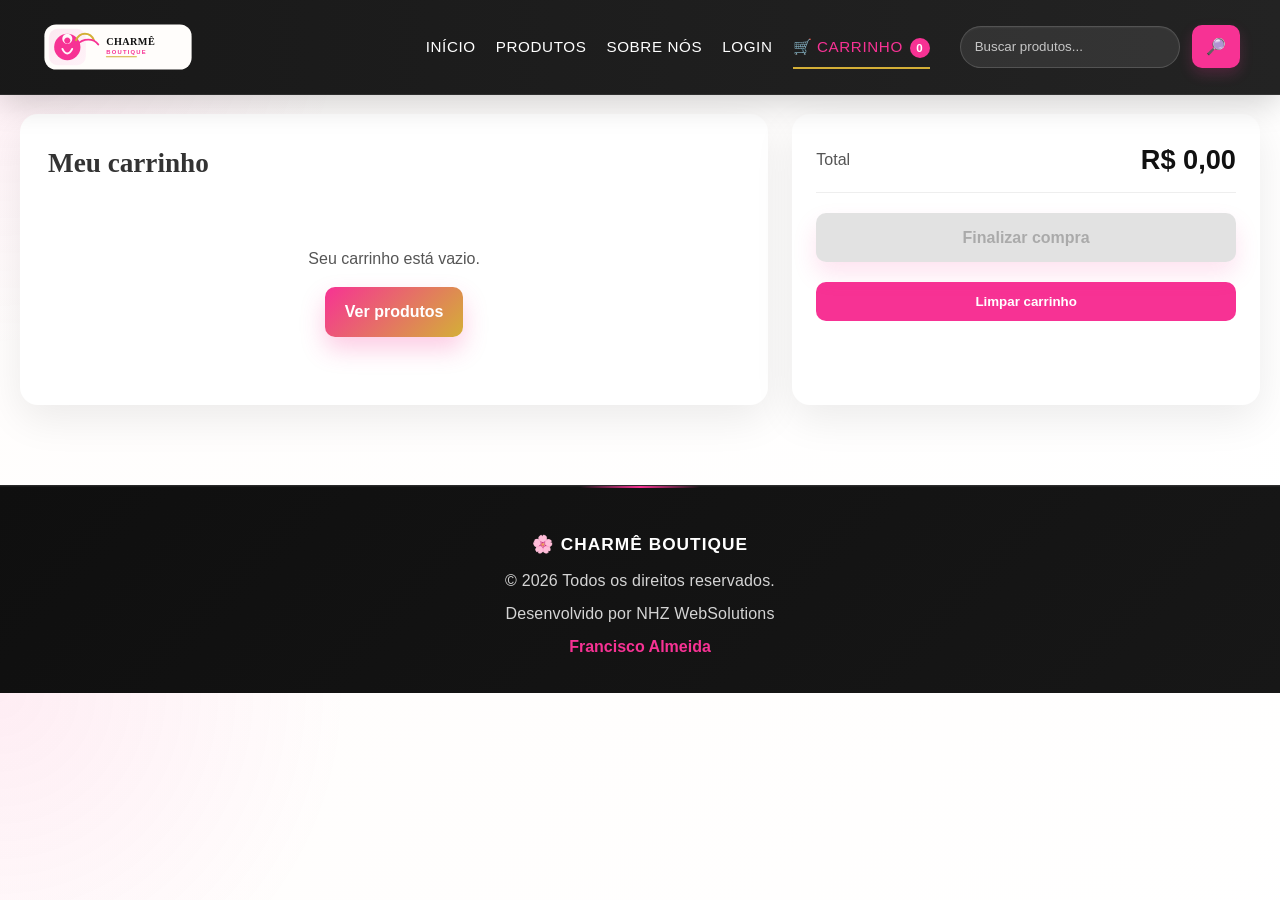
<file: carrinho.html>
<!DOCTYPE html>
<html lang="pt-BR">
  <head>
    <meta charset="UTF-8" />
    <meta name="viewport" content="width=device-width, initial-scale=1.0" />
    <!-- Content-Security-Policy: ver comentário completo em produtos.html -->
    <meta http-equiv="Content-Security-Policy" content="default-src 'self'; img-src 'self' data:; style-src 'self' https://fonts.googleapis.com; font-src https://fonts.gstatic.com; script-src 'self'; connect-src 'self'; base-uri 'self'; form-action 'self';">
    <link rel="preconnect" href="https://fonts.googleapis.com" />
    <link rel="preconnect" href="https://fonts.gstatic.com" crossorigin />
    <link href="https://fonts.googleapis.com/css2?family=Playfair+Display:wght@600;700&family=Poppins:wght@300;400;500;600&display=swap" rel="stylesheet">
    <link rel="stylesheet" href="css/style.css" />
    <title>Carrinho - Charmê Boutique</title>
  </head>

  <body>
    <header class="site-header">
      <a href="index.html" class="logo" aria-label="Charmê Boutique home">
        <img src="assets/logo/logo.svg" alt="Logo Charmê Boutique" class="logo-image" />
      </a>

      <div class="header-actions" aria-label="Ações do cabeçalho">
        <button class="search-toggle" type="button" aria-label="Abrir busca" aria-expanded="false">🔎</button>
        <button class="menu-toggle" type="button" aria-label="Abrir menu" aria-expanded="false">☰</button>
      </div>

      <nav class="main-nav">
        <ul>
          <li><a href="index.html">Início</a></li>
          <li><a href="produtos.html">Produtos</a></li>
          <li><a href="sobre.html">Sobre Nós</a></li>
          <li><a href="login.html">Login</a></li>
          <li>
            <a href="carrinho.html" id="cart-counter" aria-label="Carrinho, 0 itens">
              🛒 Carrinho <span id="cart-count">0</span>
            </a>
          </li>
        </ul>

        <form class="search-form" role="search">
          <label class="sr-only" for="site-search">Buscar produtos</label>
          <input id="site-search" type="text" placeholder="Buscar produtos..." autocomplete="off" />
          <button type="submit" aria-label="Buscar">🔎</button>
        </form>
      </nav>
    </header>

    <main class="container cart-page">
      <section class="cart-content">
        <h1>Meu carrinho</h1>
        <div id="cart-items" class="cart-items"></div>
      </section>

      <aside class="cart-summary">
        <div class="summary-box">
          <p>Total</p>
          <strong id="cart-total">R$ 0,00</strong>
        </div>
        <a id="checkout-link" class="btn primary" href="checkout.html">Finalizar compra</a>
        <button id="clear-cart" class="btn" type="button">Limpar carrinho</button>
      </aside>
    </main>

    <footer class="site-footer">
      <div class="footer-content">
        <p>🌸 Charmê Boutique</p>
        <p>&copy; <span id="current-year"></span> Todos os direitos reservados.</p>
        <p>Desenvolvido por NHZ WebSolutions</p>
        <a href="https://www.linkedin.com/in/nhzfrancisco/" target="_blank" rel="noopener noreferrer">
          Francisco Almeida
        </a>
      </div>
    </footer>

    <script type="module" src="js/main.js"></script>
  </body>
</html>
</file>
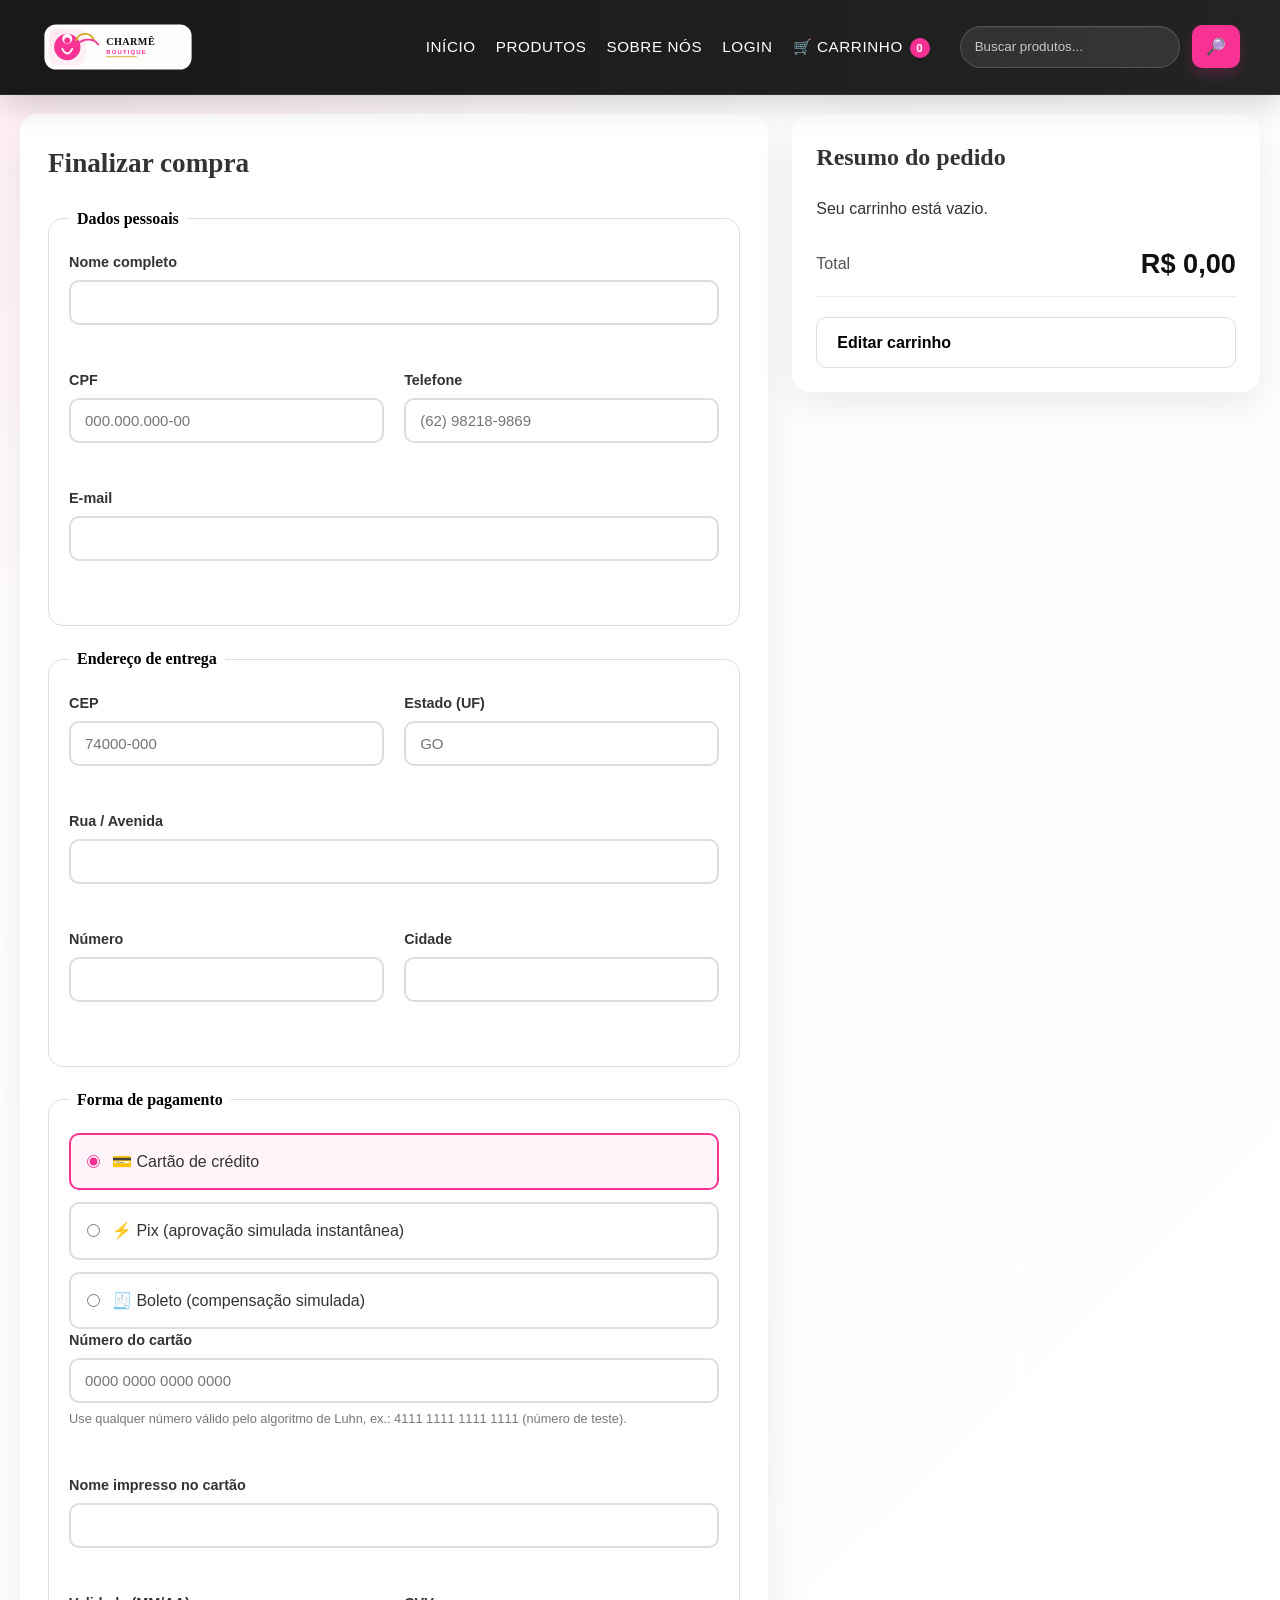
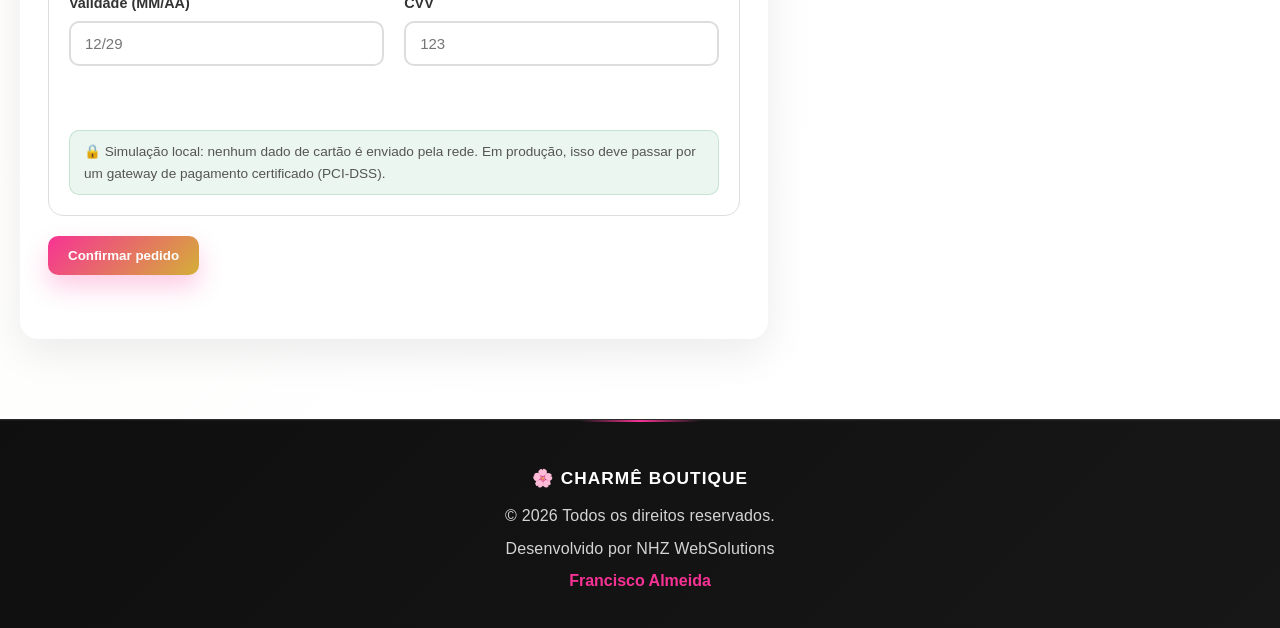
<file: checkout.html>
<!DOCTYPE html>
<html lang="pt-BR">
  <head>
    <meta charset="UTF-8">
    <meta name="viewport" content="width=device-width, initial-scale=1.0">
    <meta http-equiv="Content-Security-Policy" content="default-src 'self'; img-src 'self' data:; style-src 'self' https://fonts.googleapis.com; font-src https://fonts.gstatic.com; script-src 'self'; connect-src 'self'; base-uri 'self'; form-action 'self';">
    <link rel="stylesheet" href="css/style.css">
    <title>Finalizar compra | Charmê Boutique</title>
  </head>

  <body>
    <header class="site-header">
      <a href="index.html" class="logo" aria-label="Charmê Boutique home">
        <img src="assets/logo/logo.svg" alt="Logo Charmê Boutique" class="logo-image">
      </a>

      <div class="header-actions" aria-label="Ações do cabeçalho">
        <button class="search-toggle" type="button" aria-label="Abrir busca" aria-expanded="false">🔎</button>
        <button class="menu-toggle" type="button" aria-label="Abrir menu" aria-expanded="false">☰</button>
      </div>

      <nav class="main-nav">
        <ul>
          <li><a href="index.html">Início</a></li>
          <li><a href="produtos.html">Produtos</a></li>
          <li><a href="sobre.html">Sobre Nós</a></li>
          <li><a href="login.html">Login</a></li>
          <li>
            <a href="carrinho.html" id="cart-counter" aria-label="Carrinho, 0 itens">
              🛒 Carrinho <span id="cart-count">0</span>
            </a>
          </li>
        </ul>

        <form class="search-form" role="search">
          <label class="sr-only" for="site-search">Buscar produtos</label>
          <input id="site-search" type="text" placeholder="Buscar produtos..." autocomplete="off">
          <button type="submit" aria-label="Buscar">🔎</button>
        </form>
      </nav>
    </header>

    <!--
      CHECKOUT — 100% LOCAL E SIMULADO
      ---------------------------------------------------------------
      Esta página NÃO envia nenhum dado para fora do seu navegador.
      Todas as validações (CPF, CEP, telefone, número de cartão via
      algoritmo de Luhn, validade, CVV) acontecem em js/checkout.js.
      Ao confirmar o pedido:
        1) validamos todos os campos;
        2) "processamos o pagamento" (só simulado, nada é cobrado);
        3) salvamos o pedido em localStorage (via js/storage.js);
        4) esvaziamos o carrinho e mostramos a confirmação.
      Use qualquer CPF e número de cartão VÁLIDOS matematicamente (o
      algoritmo de Luhn) para testar — por exemplo, o cartão de teste
      4111 1111 1111 1111 é um número clássico usado só para validação
      de formato, sem nenhuma ligação com uma conta real.

      Os atributos maxlength abaixo são só uma camada extra de defesa
      (impedem colar um texto absurdamente longo no campo antes mesmo
      da validação por regex rodar) — nunca substituem a validação real.
    -->
    <main class="container cart-page checkout-page">
      <section class="cart-content">
        <h1>Finalizar compra</h1>

        <form id="checkout-form" novalidate>
          <fieldset>
            <legend>Dados pessoais</legend>

            <div class="form-group">
              <label for="checkout-name">Nome completo</label>
              <input type="text" id="checkout-name" name="name" autocomplete="name" maxlength="120" required>
              <p class="field-error" id="checkout-name-error" role="alert"></p>
            </div>

            <div class="form-row">
              <div class="form-group">
                <label for="checkout-cpf">CPF</label>
                <input type="text" id="checkout-cpf" name="cpf" placeholder="000.000.000-00" autocomplete="off" inputmode="numeric" maxlength="14" required>
                <p class="field-error" id="checkout-cpf-error" role="alert"></p>
              </div>

              <div class="form-group">
                <label for="checkout-phone">Telefone</label>
                <input type="tel" id="checkout-phone" name="phone" placeholder="(62) 98218-9869" autocomplete="tel" maxlength="16" required>
                <p class="field-error" id="checkout-phone-error" role="alert"></p>
              </div>
            </div>

            <div class="form-group">
              <label for="checkout-email">E-mail</label>
              <input type="email" id="checkout-email" name="email" autocomplete="email" maxlength="180" required>
              <p class="field-error" id="checkout-email-error" role="alert"></p>
            </div>
          </fieldset>

          <fieldset>
            <legend>Endereço de entrega</legend>

            <div class="form-row">
              <div class="form-group">
                <label for="checkout-cep">CEP</label>
                <input type="text" id="checkout-cep" name="cep" placeholder="74000-000" autocomplete="postal-code" inputmode="numeric" maxlength="9" required>
                <p class="field-error" id="checkout-cep-error" role="alert"></p>
              </div>

              <div class="form-group">
                <label for="checkout-state">Estado (UF)</label>
                <input type="text" id="checkout-state" name="state" placeholder="GO" maxlength="2" autocomplete="address-level1" required>
                <p class="field-error" id="checkout-state-error" role="alert"></p>
              </div>
            </div>

            <div class="form-group">
              <label for="checkout-street">Rua / Avenida</label>
              <input type="text" id="checkout-street" name="street" autocomplete="address-line1" maxlength="150" required>
              <p class="field-error" id="checkout-street-error" role="alert"></p>
            </div>

            <div class="form-row">
              <div class="form-group">
                <label for="checkout-number">Número</label>
                <input type="text" id="checkout-number" name="number" autocomplete="off" maxlength="10" required>
                <p class="field-error" id="checkout-number-error" role="alert"></p>
              </div>

              <div class="form-group">
                <label for="checkout-city">Cidade</label>
                <input type="text" id="checkout-city" name="city" autocomplete="address-level2" maxlength="100" required>
                <p class="field-error" id="checkout-city-error" role="alert"></p>
              </div>
            </div>
          </fieldset>

          <fieldset>
            <legend>Forma de pagamento</legend>

            <div class="payment-methods" role="radiogroup" aria-label="Forma de pagamento">
              <label class="payment-option">
                <input type="radio" name="payment-method" value="cartao" checked>
                💳 Cartão de crédito
              </label>
              <label class="payment-option">
                <input type="radio" name="payment-method" value="pix">
                ⚡ Pix (aprovação simulada instantânea)
              </label>
              <label class="payment-option">
                <input type="radio" name="payment-method" value="boleto">
                🧾 Boleto (compensação simulada)
              </label>
            </div>

            <div id="card-fields">
              <div class="form-group">
                <label for="card-number">Número do cartão</label>
                <input type="text" id="card-number" name="cardNumber" inputmode="numeric" placeholder="0000 0000 0000 0000" autocomplete="cc-number" maxlength="23">
                <p class="card-brand-hint">Use qualquer número válido pelo algoritmo de Luhn, ex.: 4111 1111 1111 1111 (número de teste).</p>
                <p class="field-error" id="card-number-error" role="alert"></p>
              </div>

              <div class="form-group">
                <label for="card-name">Nome impresso no cartão</label>
                <input type="text" id="card-name" name="cardName" autocomplete="cc-name" maxlength="120">
                <p class="field-error" id="card-name-error" role="alert"></p>
              </div>

              <div class="form-row">
                <div class="form-group">
                  <label for="card-expiry">Validade (MM/AA)</label>
                  <input type="text" id="card-expiry" name="cardExpiry" placeholder="12/29" autocomplete="cc-exp" maxlength="5">
                  <p class="field-error" id="card-expiry-error" role="alert"></p>
                </div>

                <div class="form-group">
                  <label for="card-cvv">CVV</label>
                  <input type="text" id="card-cvv" name="cardCvv" inputmode="numeric" placeholder="123" autocomplete="cc-csc" maxlength="4">
                  <p class="field-error" id="card-cvv-error" role="alert"></p>
                </div>
              </div>
            </div>

            <p class="secure-note">🔒 Simulação local: nenhum dado de cartão é enviado pela rede. Em produção, isso deve passar por um gateway de pagamento certificado (PCI-DSS).</p>
          </fieldset>

          <button type="submit" class="btn primary">Confirmar pedido</button>
          <p class="form-message" id="checkout-message" role="status" aria-live="polite"></p>
        </form>
      </section>

      <aside class="cart-summary" id="checkout-summary">
        <h2>Resumo do pedido</h2>
        <div id="checkout-items"></div>
        <div class="summary-box">
          <p>Total</p>
          <strong id="checkout-total">R$ 0,00</strong>
        </div>
        <a href="carrinho.html" class="btn btn-secondary">Editar carrinho</a>
      </aside>

      <!-- Exibida via JS após o envio do formulário com sucesso -->
      <section class="cart-content order-confirmation is-hidden" id="order-confirmation">
        <h1>Pedido confirmado! 🎉</h1>
        <p>Número do pedido: <strong id="order-id"></strong></p>
        <div id="order-summary-final"></div>
        <a href="produtos.html" class="btn">Continuar comprando</a>
      </section>
    </main>

    <footer>
      <p>🌸 Charmê Boutique</p>
      <p>&copy; <span id="current-year"></span> Todos os direitos reservados.</p>
      <p>Desenvolvido por NHZ WebSolutions</p>
      <a href="https://www.linkedin.com/in/nhzfrancisco/" target="_blank" rel="noopener noreferrer">Francisco Almeida</a>
    </footer>

    <script type="module" src="js/main.js"></script>
  </body>
</html>
</file>
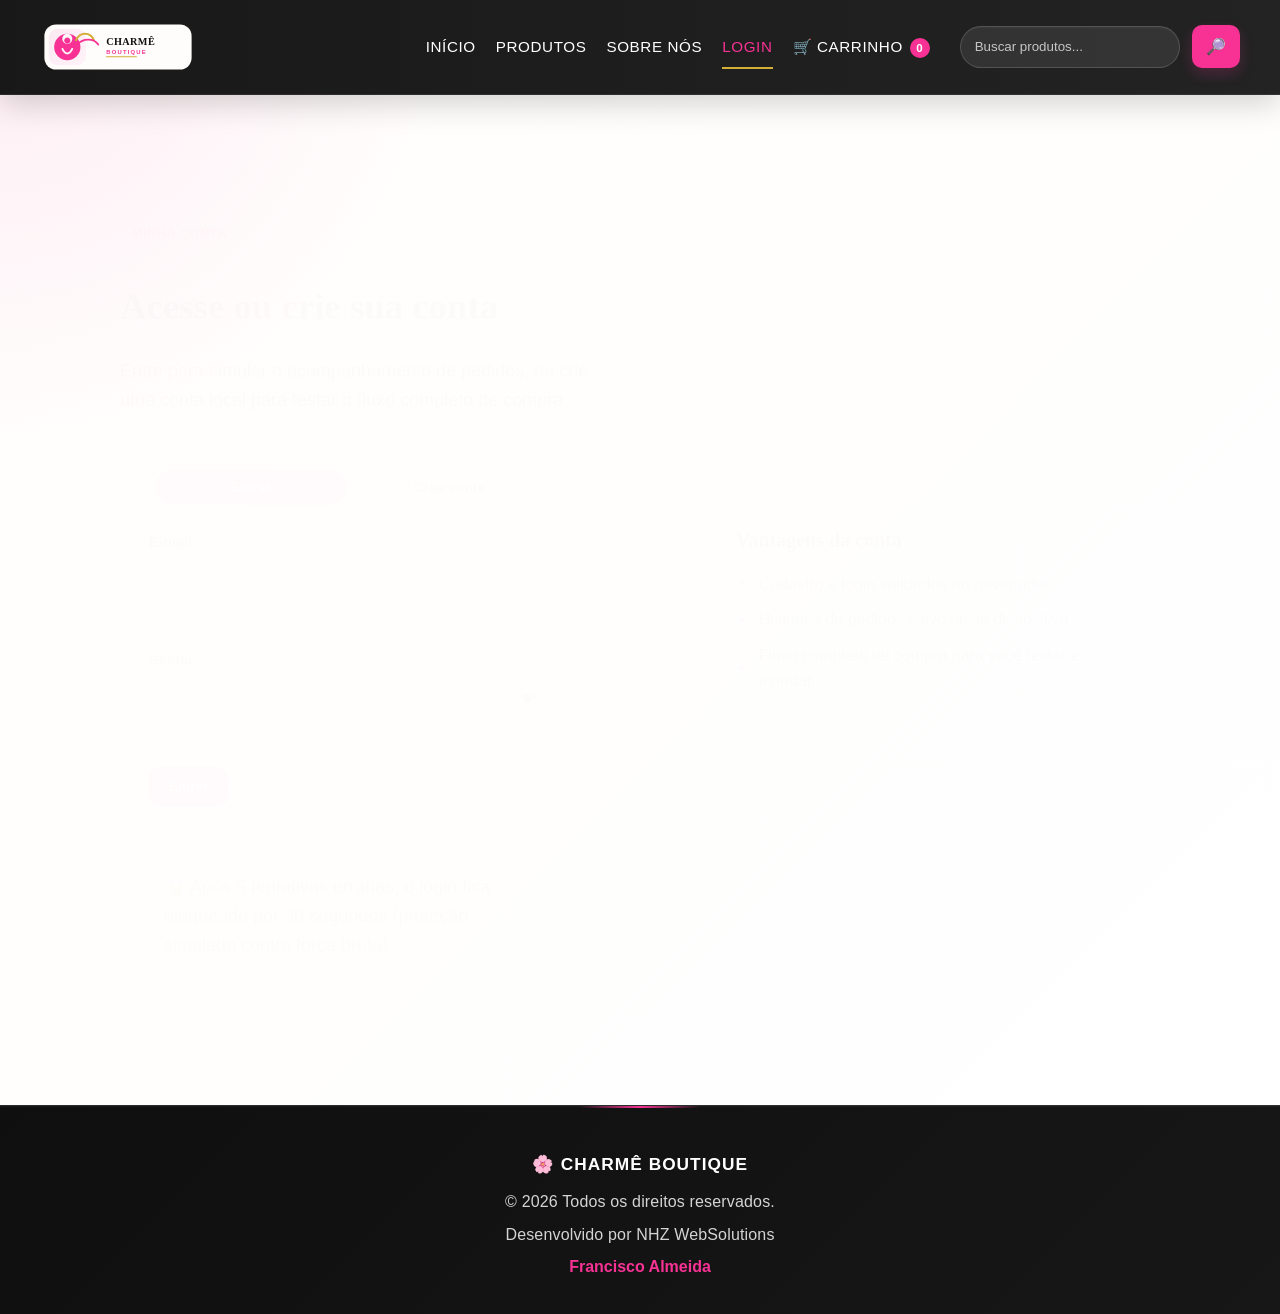
<file: login.html>
<!DOCTYPE html>
<html lang="pt-BR">
  <head>
    <meta charset="UTF-8">
    <meta name="viewport" content="width=device-width, initial-scale=1.0">
    <meta http-equiv="Content-Security-Policy" content="default-src 'self'; img-src 'self' data:; style-src 'self' https://fonts.googleapis.com; font-src https://fonts.gstatic.com; script-src 'self'; connect-src 'self'; base-uri 'self'; form-action 'self';">
    <link rel="stylesheet" href="css/style.css">
    <title>Login | Charmê Boutique</title>
  </head>

  <body>
    <header class="site-header">
      <a href="index.html" class="logo" aria-label="Charmê Boutique home">
        <img src="assets/logo/logo.svg" alt="Logo Charmê Boutique" class="logo-image">
      </a>

      <div class="header-actions" aria-label="Ações do cabeçalho">
        <button class="search-toggle" type="button" aria-label="Abrir busca" aria-expanded="false">🔎</button>
        <button class="menu-toggle" type="button" aria-label="Abrir menu" aria-expanded="false">☰</button>
      </div>

      <nav class="main-nav">
        <ul>
          <li><a href="index.html">Início</a></li>
          <li><a href="produtos.html">Produtos</a></li>
          <li><a href="sobre.html">Sobre Nós</a></li>
          <li><a href="login.html">Login</a></li>
          <li>
            <a href="carrinho.html" id="cart-counter" aria-label="Carrinho, 0 itens">
              🛒 Carrinho <span id="cart-count">0</span>
            </a>
          </li>
        </ul>

        <form class="search-form" role="search">
          <label class="sr-only" for="site-search">Buscar produtos</label>
          <input id="site-search" type="text" placeholder="Buscar produtos..." autocomplete="off">
          <button type="submit" aria-label="Buscar">🔎</button>
        </form>
      </nav>
    </header>

    <main>
      <!--
        AVISO PARA QUEM ESTIVER ESTUDANDO ESTE CÓDIGO:
        Este login é 100% simulado no navegador (sem servidor). Os dados de
        conta ficam salvos em localStorage, no seu próprio computador. Nunca
        use uma senha real/reutilizada aqui. Veja js/security.js (hash de
        senha) e js/auth.js (login/cadastro e bloqueio por tentativas).
      -->
      <section class="hero page-hero">
        <div class="hero-content">
          <span class="status-pill">Minha conta</span>
          <h1>Acesse ou crie sua conta</h1>
          <p>Entre para simular o acompanhamento de pedidos, ou crie uma conta local para testar o fluxo completo de compra.</p>

          <div class="auth-card" id="auth-card">
            <div class="auth-tabs" role="tablist" aria-label="Alternar entre login e cadastro">
              <button type="button" class="auth-tab active" id="tab-login" role="tab" aria-selected="true" aria-controls="login-form">
                Entrar
              </button>
              <button type="button" class="auth-tab" id="tab-register" role="tab" aria-selected="false" aria-controls="register-form">
                Criar conta
              </button>
            </div>

            <!-- FORMULÁRIO DE LOGIN -->
            <form id="login-form" class="auth-form" novalidate>
              <div class="form-group">
                <label for="login-email">E-mail</label>
                <input type="email" id="login-email" name="email" autocomplete="email" maxlength="180" required>
                <p class="field-error" id="login-email-error" role="alert"></p>
              </div>

              <div class="form-group">
                <label for="login-password">Senha</label>
                <div class="password-field">
                  <input type="password" id="login-password" name="password" autocomplete="current-password" maxlength="128" required>
                  <button type="button" class="password-toggle" data-target="login-password" aria-label="Mostrar senha">👁️</button>
                </div>
                <p class="field-error" id="login-password-error" role="alert"></p>
              </div>

              <!-- Honeypot anti-bot: invisível para pessoas, veja .hp-field no CSS -->
              <input type="text" name="website" class="hp-field" tabindex="-1" autocomplete="off" aria-hidden="true">

              <button type="submit" class="btn">Entrar</button>
              <p class="form-message" id="login-message" role="status" aria-live="polite"></p>

              <p class="secure-note">🔒 Após 5 tentativas erradas, o login fica bloqueado por 30 segundos (proteção simulada contra força bruta).</p>
            </form>

            <!-- FORMULÁRIO DE CADASTRO -->
            <form id="register-form" class="auth-form is-hidden" novalidate>
              <div class="form-group">
                <label for="register-name">Nome completo</label>
                <input type="text" id="register-name" name="name" autocomplete="name" maxlength="120" required>
                <p class="field-error" id="register-name-error" role="alert"></p>
              </div>

              <div class="form-group">
                <label for="register-email">E-mail</label>
                <input type="email" id="register-email" name="email" autocomplete="email" maxlength="180" required>
                <p class="field-error" id="register-email-error" role="alert"></p>
              </div>

              <div class="form-group">
                <label for="register-password">Senha</label>
                <div class="password-field">
                  <input type="password" id="register-password" name="password" autocomplete="new-password" required minlength="8" maxlength="128">
                  <button type="button" class="password-toggle" data-target="register-password" aria-label="Mostrar senha">👁️</button>
                </div>
                <div class="strength-meter" id="register-strength">
                  <span></span><span></span><span></span><span></span>
                </div>
                <p class="strength-label" id="register-strength-label"></p>
                <p class="field-error" id="register-password-error" role="alert"></p>
              </div>

              <div class="form-group">
                <label for="register-confirm">Confirmar senha</label>
                <input type="password" id="register-confirm" name="confirm" autocomplete="new-password" maxlength="128" required>
                <p class="field-error" id="register-confirm-error" role="alert"></p>
              </div>

              <input type="text" name="website" class="hp-field" tabindex="-1" autocomplete="off" aria-hidden="true">

              <button type="submit" class="btn">Criar conta</button>
              <p class="form-message" id="register-message" role="status" aria-live="polite"></p>

              <p class="secure-note">🔒 Sua senha nunca é salva em texto puro — usamos hash SHA-256 com "salt" só para fins didáticos.</p>
            </form>
          </div>
        </div>

        <div class="hero-image">
          <div class="page-card">
            <h3>Vantagens da conta</h3>
            <ul class="page-list">
              <li>Cadastro e login validados no navegador</li>
              <li>Histórico de pedidos salvo neste dispositivo</li>
              <li>Fluxo completo de compra para você testar e estudar</li>
            </ul>
          </div>
        </div>
      </section>
    </main>

    <footer>
      <p>🌸 Charmê Boutique</p>
      <p>&copy; <span id="current-year"></span> Todos os direitos reservados.</p>
      <p>Desenvolvido por NHZ WebSolutions</p>
      <a href="https://www.linkedin.com/in/nhzfrancisco/" target="_blank" rel="noopener noreferrer">Francisco Almeida</a>
    </footer>

    <script type="module" src="js/main.js"></script>
  </body>
</html>
</file>
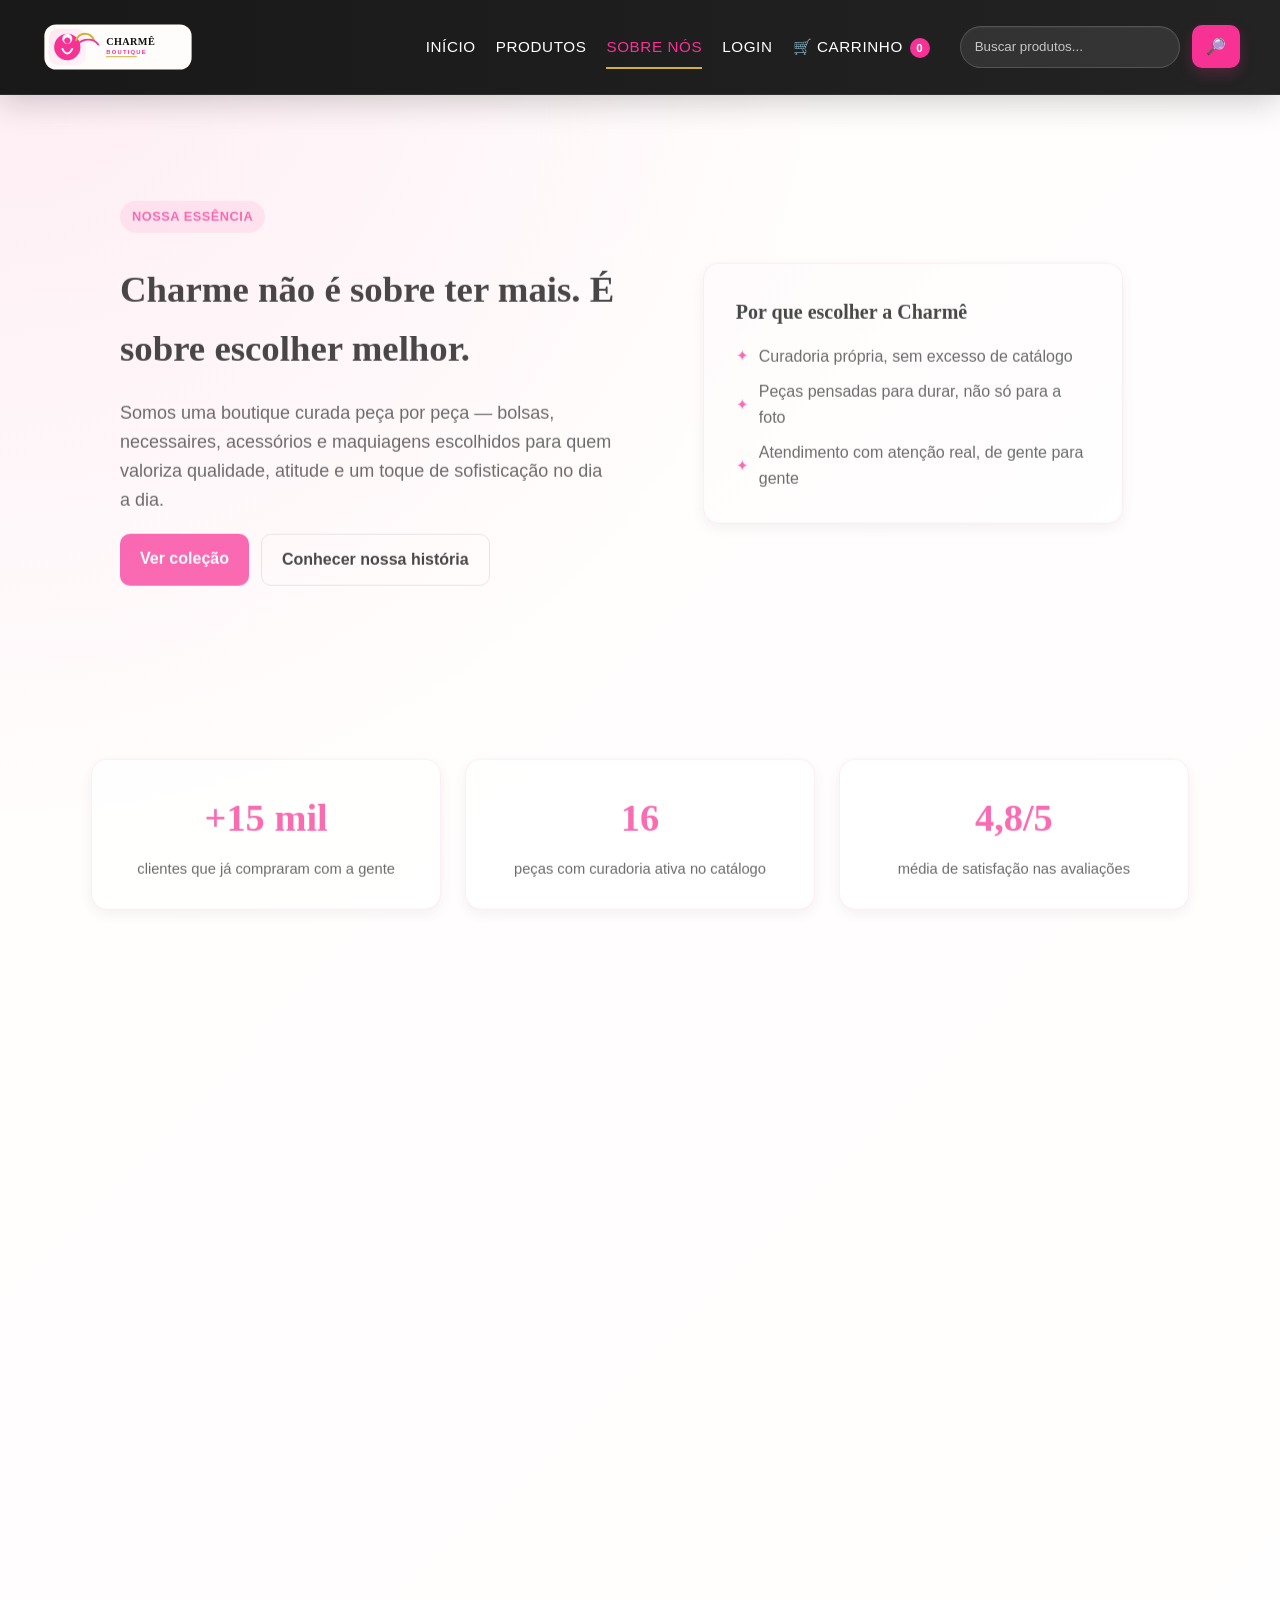
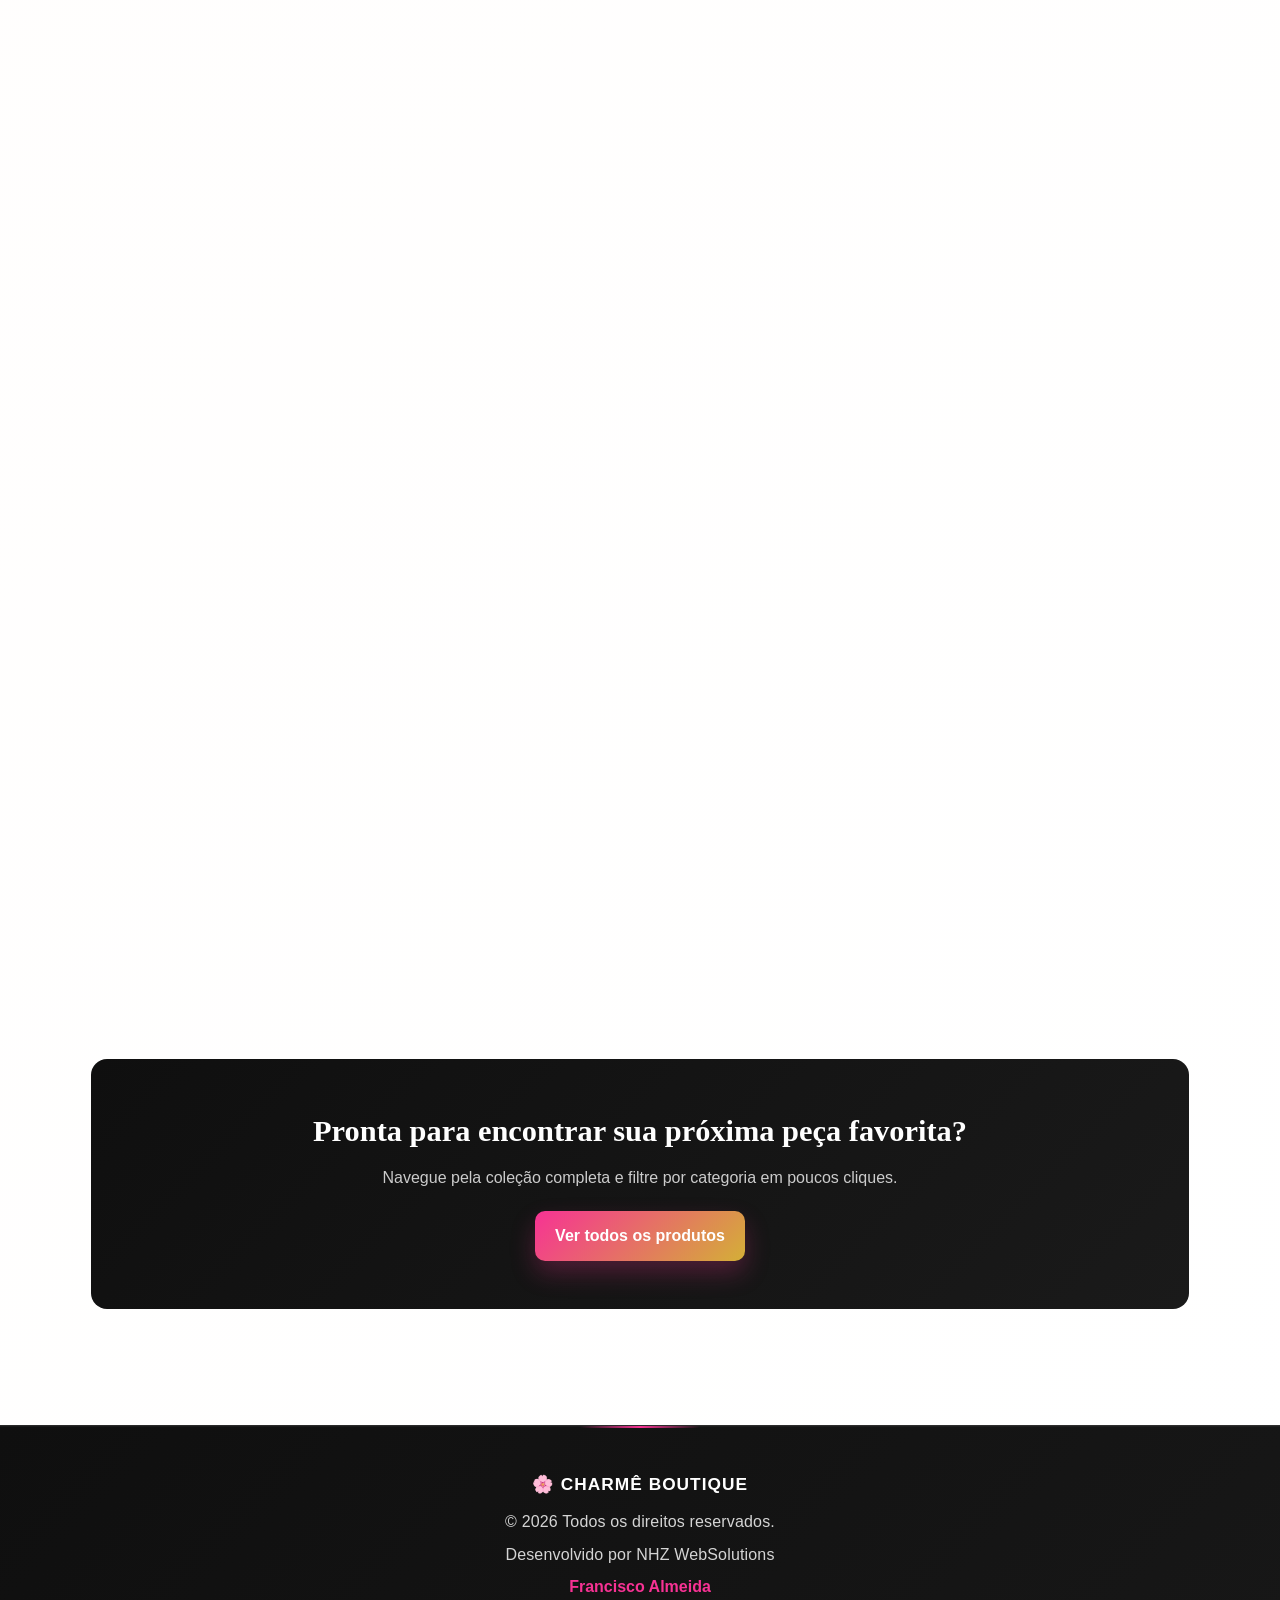
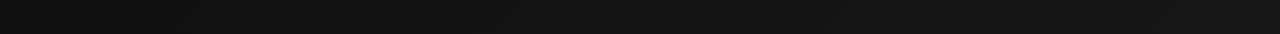
<file: sobre.html>
<!DOCTYPE html>
<html lang="pt-BR">
  <head>
    <meta charset="UTF-8">
    <meta name="viewport" content="width=device-width, initial-scale=1.0">
    <!-- Content-Security-Policy: ver comentário completo em produtos.html -->
    <meta http-equiv="Content-Security-Policy" content="default-src 'self'; img-src 'self' data:; style-src 'self' https://fonts.googleapis.com; font-src https://fonts.gstatic.com; script-src 'self'; connect-src 'self'; base-uri 'self'; form-action 'self';">
    <meta name="description" content="Conheça a história, a missão e os valores da Charmê Boutique — curadoria de bolsas, necessaires, acessórios e maquiagens com identidade própria.">
    <link rel="stylesheet" href="css/style.css">
    <title>Sobre Nós | Charmê Boutique</title>
  </head>

  <body>
    <header class="site-header">
      <a href="index.html" class="logo" aria-label="Charmê Boutique home">
        <img src="assets/logo/logo.svg" alt="Logo Charmê Boutique" class="logo-image">
      </a>

      <div class="header-actions" aria-label="Ações do cabeçalho">
        <button class="search-toggle" type="button" aria-label="Abrir busca" aria-expanded="false">🔎</button>
        <button class="menu-toggle" type="button" aria-label="Abrir menu" aria-expanded="false">☰</button>
      </div>

      <nav class="main-nav">
        <ul>
          <li><a href="index.html">Início</a></li>
          <li><a href="produtos.html">Produtos</a></li>
          <li><a href="sobre.html">Sobre Nós</a></li>
          <li><a href="login.html">Login</a></li>
          <li>
            <a href="carrinho.html" id="cart-counter" aria-label="Carrinho, 0 itens">
              🛒 Carrinho <span id="cart-count">0</span>
            </a>
          </li>
        </ul>

        <form class="search-form" role="search">
          <label class="sr-only" for="site-search">Buscar produtos</label>
          <input id="site-search" type="text" placeholder="Buscar produtos..." autocomplete="off">
          <button type="submit" aria-label="Buscar">🔎</button>
        </form>
      </nav>
    </header>

    <main>
      <section class="hero page-hero">
        <div class="hero-content">
          <span class="status-pill">Nossa essência</span>
          <h1>Charme não é sobre ter mais. É sobre escolher melhor.</h1>
          <p>
            Somos uma boutique curada peça por peça — bolsas, necessaires, acessórios e
            maquiagens escolhidos para quem valoriza qualidade, atitude e um toque de
            sofisticação no dia a dia.
          </p>
          <div class="page-actions">
            <a href="produtos.html" class="btn">Ver coleção</a>
            <a href="#nossa-historia" class="btn btn-secondary">Conhecer nossa história</a>
          </div>
        </div>

        <div class="hero-image">
          <div class="page-card">
            <h3>Por que escolher a Charmê</h3>
            <ul class="page-list">
              <li>Curadoria própria, sem excesso de catálogo</li>
              <li>Peças pensadas para durar, não só para a foto</li>
              <li>Atendimento com atenção real, de gente para gente</li>
            </ul>
          </div>
        </div>
      </section>

      <section class="about-section">
        <div class="about-intro">
          <div class="about-stat">
            <strong>+15 mil</strong>
            <span>clientes que já compraram com a gente</span>
          </div>
          <div class="about-stat">
            <strong>16</strong>
            <span>peças com curadoria ativa no catálogo</span>
          </div>
          <div class="about-stat">
            <strong>4,8/5</strong>
            <span>média de satisfação nas avaliações</span>
          </div>
        </div>

        <div class="about-block" id="nossa-historia">
          <h2>🌸 Nossa história</h2>
          <p>
            A Charmê Boutique nasceu de uma pergunta simples: por que é tão difícil encontrar
            acessórios bonitos, bem-feitos e com preço justo — sem precisar visitar dez lojas
            diferentes? A resposta virou um propósito: reunir, em um só lugar, peças que a gente
            de fato usaria e recomendaria para uma amiga.
          </p>
          <p>
            Começamos pequenos, com uma seleção enxuta de bolsas e necessaires escolhidas a dedo.
            Hoje, o catálogo cresceu para incluir óculos, acessórios e maquiagens — mas o espírito
            continua o mesmo: cada item que entra na coleção passa por uma curadoria criteriosa
            antes de chegar até você.
          </p>
          <p>
            Este site em si também é parte dessa história: um projeto construído com carinho,
            código aberto e boas práticas de front-end, para servir tanto como loja de estudo
            quanto como vitrine real da nossa proposta.
          </p>
        </div>

        <div class="about-block">
          <h2>🎯 Missão, visão e valores</h2>
          <p>
            <strong>Missão:</strong> tornar o acesso à moda de qualidade mais simples, oferecendo
            curadoria de confiança, preços justos e uma experiência de compra tranquila do início
            ao fim.
          </p>
          <p>
            <strong>Visão:</strong> ser a boutique de referência para quem busca peças com
            identidade — sem seguir modismos passageiros, mas também sem ficar parada no tempo.
          </p>

          <div class="values-grid">
            <div class="value-card">
              <span class="value-icon">✨</span>
              <h3>Curadoria de verdade</h3>
              <p>Cada peça é escolhida por qualidade e design, não só para encher prateleira.</p>
            </div>
            <div class="value-card">
              <span class="value-icon">🤝</span>
              <h3>Transparência</h3>
              <p>Preço claro, descrição honesta do produto e comunicação sem letras miúdas.</p>
            </div>
            <div class="value-card">
              <span class="value-icon">🔒</span>
              <h3>Segurança em primeiro lugar</h3>
              <p>Seus dados e sua compra protegidos com boas práticas em cada etapa do site.</p>
            </div>
            <div class="value-card">
              <span class="value-icon">💛</span>
              <h3>Atendimento humano</h3>
              <p>Toda dúvida é respondida por gente de verdade, com atenção genuína.</p>
            </div>
          </div>
        </div>

        <div class="about-block">
          <h2>📅 Nossa linha do tempo</h2>
          <div class="timeline">
            <div class="timeline-item">
              <span class="timeline-year">2021</span>
              <div class="timeline-text">
                <h4>O primeiro catálogo</h4>
                <p>Nascemos com uma pequena curadoria de bolsas e necessaires, vendida diretamente pelas redes sociais.</p>
              </div>
            </div>
            <div class="timeline-item">
              <span class="timeline-year">2022</span>
              <div class="timeline-text">
                <h4>Expansão da coleção</h4>
                <p>Óculos e acessórios entraram no catálogo, respondendo a um dos pedidos mais frequentes das clientes.</p>
              </div>
            </div>
            <div class="timeline-item">
              <span class="timeline-year">2023</span>
              <div class="timeline-text">
                <h4>Linha de maquiagens</h4>
                <p>Lançamos os primeiros kits de maquiagem com curadoria própria, completando o "look inteiro" da Charmê.</p>
              </div>
            </div>
            <div class="timeline-item">
              <span class="timeline-year">Hoje</span>
              <div class="timeline-text">
                <h4>Uma loja online completa</h4>
                <p>Site próprio com busca, carrinho, cadastro de conta e checkout — pensado para uma experiência de compra tranquila do início ao fim.</p>
              </div>
            </div>
          </div>
        </div>

        <div class="about-block">
          <h2>🛡️ Como cuidamos da sua compra</h2>
          <p>
            Sabemos que comprar online exige confiança. Por isso, este site foi construído com
            proteções pensadas desde a raiz: senha nunca é salva em texto puro, formulários têm
            proteção contra bots, e sua conexão é validada por uma política rígida de segurança
            de conteúdo (CSP). Ainda somos um projeto de estudo em evolução — mas levamos
            segurança a sério em cada etapa, exatamente como faríamos em produção.
          </p>
        </div>

        <div class="about-cta">
          <h2>Pronta para encontrar sua próxima peça favorita?</h2>
          <p>Navegue pela coleção completa e filtre por categoria em poucos cliques.</p>
          <a href="produtos.html" class="btn primary">Ver todos os produtos</a>
        </div>
      </section>
    </main>

    <footer>
      <p>🌸 Charmê Boutique</p>
      <p>&copy; <span id="current-year"></span> Todos os direitos reservados.</p>
      <p>Desenvolvido por NHZ WebSolutions</p>
      <a href="https://www.linkedin.com/in/nhzfrancisco/" target="_blank" rel="noopener noreferrer">Francisco Almeida</a>
    </footer>

    <script type="module" src="js/main.js"></script>
  </body>
</html>
</file>
<file: css/style.css>
/* ====================================================================
   CHARMÊ BOUTIQUE — style.css (ponto de entrada)
   ---------------------------------------------------------------
   Este é o ÚNICO arquivo CSS que os HTML devem linkar
   (<link rel="stylesheet" href="css/style.css">). Ele não define
   nenhum estilo próprio — só importa os módulos abaixo, na ordem em
   que precisam ser lidos (base -> layout -> componentes -> páginas
   específicas -> utilitários, que sempre vêm por último para poder
   sobrescrever o resto quando necessário).

   NOTA DE PERFORMANCE: @import em CSS puro faz o navegador buscar cada
   arquivo em cascata (uma requisição depois da outra), o que é um
   pouco mais lento que um único arquivo. Para um site de estudo isso é
   imperceptível. Se este projeto crescer para produção com tráfego
   real, o próximo passo natural é passar por um bundler (Vite,
   esbuild, Parcel) que junta tudo em um arquivo só na hora do build —
   a estrutura de pastas já modular facilita muito essa migração.
==================================================================== */

/* 1. Base: variáveis, reset e tipografia */
@import url('base/variables.css');
@import url('base/reset.css');
@import url('base/typography.css');

/* 2. Layout: elementos que aparecem em toda página */
@import url('layout/header.css');
@import url('layout/footer.css');

/* 3. Componentes reutilizáveis */
@import url('components/buttons.css');
@import url('components/forms.css');
@import url('components/modal.css');
@import url('components/cards.css');
@import url('components/cart.css');
@import url('components/auth.css');
@import url('components/contact.css');

/* 4. Estilos específicos de uma única página */
@import url('pages/produtos.css');
@import url('pages/sobre.css');

/* 5. Utilitários (sempre por último, para poder sobrescrever) */
@import url('utilities/utilities.css');
</file>
